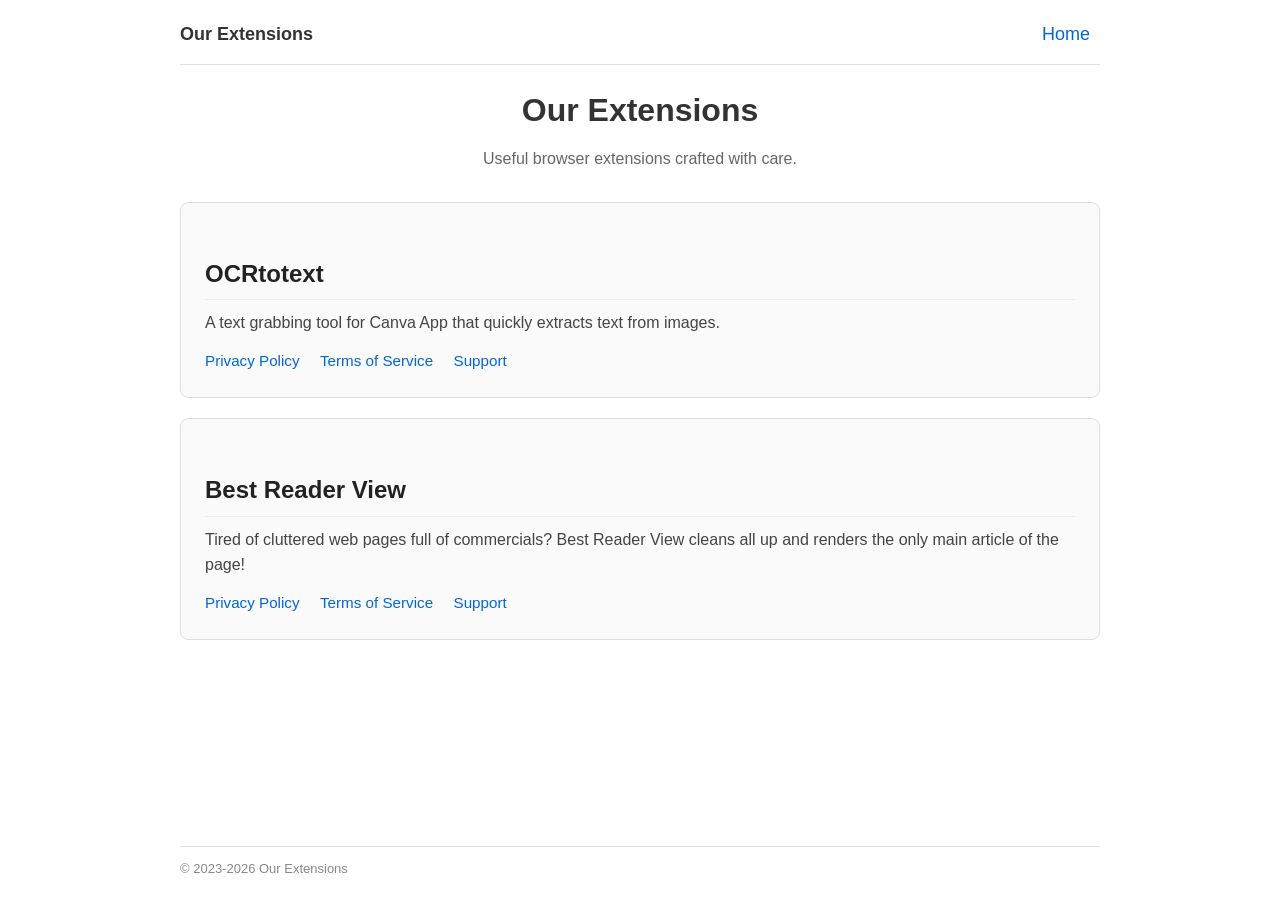
<file: index.html>
<!DOCTYPE html>
<html>
<head>
  <title>Our Extensions</title>
  <link rel="stylesheet" type="text/css" href="index.css">
</head>
<body>
<div class="head">
    <div>Our Extensions</div>
    <div class="right">
        <span><a href="index.html">Home</a></span>
    </div>
</div>
<div class="content">
    <h1>Our Extensions</h1>
    <p style="text-align:center; color:#666; margin-bottom:30px;">
        Useful browser extensions crafted with care.
    </p>

    <div class="plugin-list">

        <div class="plugin-card">
            <h2>OCRtotext</h2>
            <p>A text grabbing tool for Canva App that quickly extracts text from images.</p>
            <div class="plugin-links">
                <a href="ocrtotext/privacy.html">Privacy Policy</a>
                <a href="ocrtotext/terms.html">Terms of Service</a>
                <a href="ocrtotext/support.html">Support</a>
            </div>
        </div>

        <div class="plugin-card">
            <h2>Best Reader View</h2>
            <p>Tired of cluttered web pages full of commercials? Best Reader View cleans all up and renders the only main article of the page!</p>
            <div class="plugin-links">
                <a href="best-reader-view/privacy.html">Privacy Policy</a>
                <a href="best-reader-view/terms.html">Terms of Service</a>
                <a href="best-reader-view/support.html">Support</a>
            </div>
        </div>

    </div>
</div>

<div class="footer">
    © 2023-2026 Our Extensions
</div>

</body>
</html>
</file>
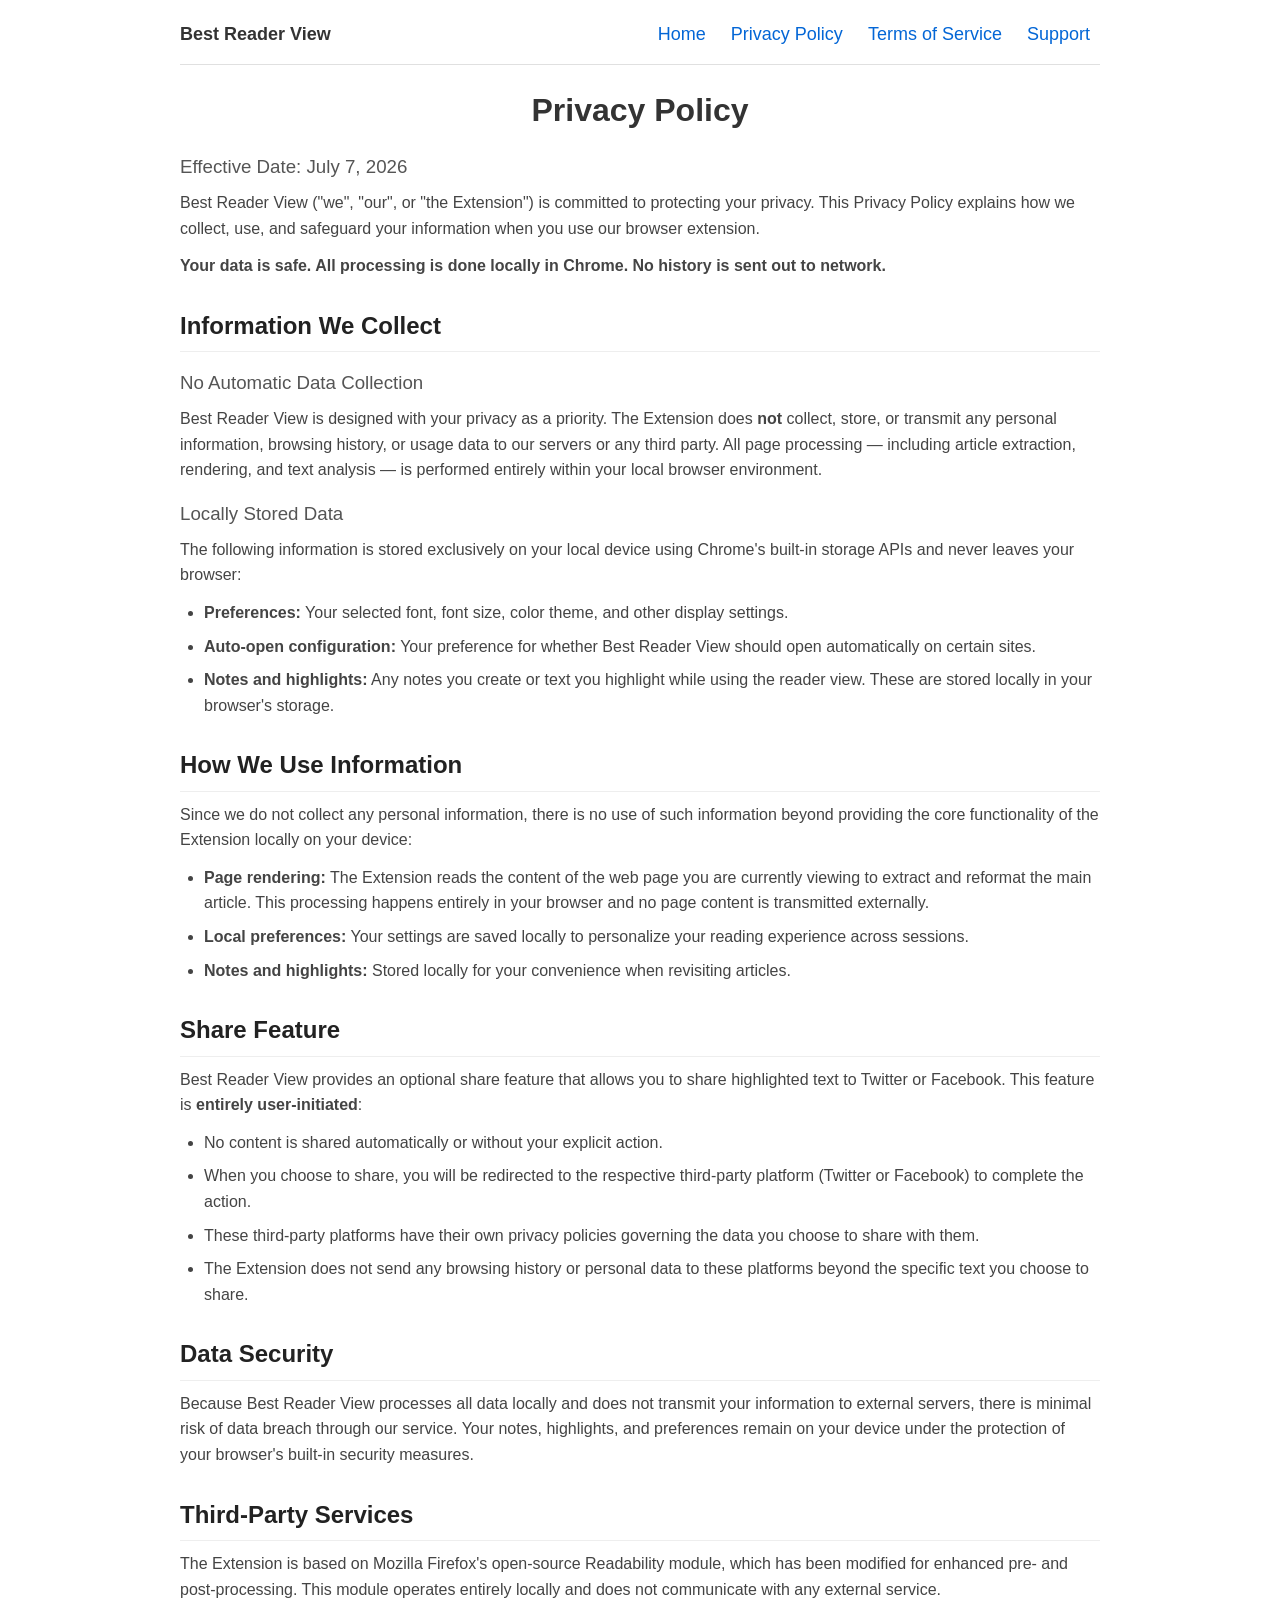
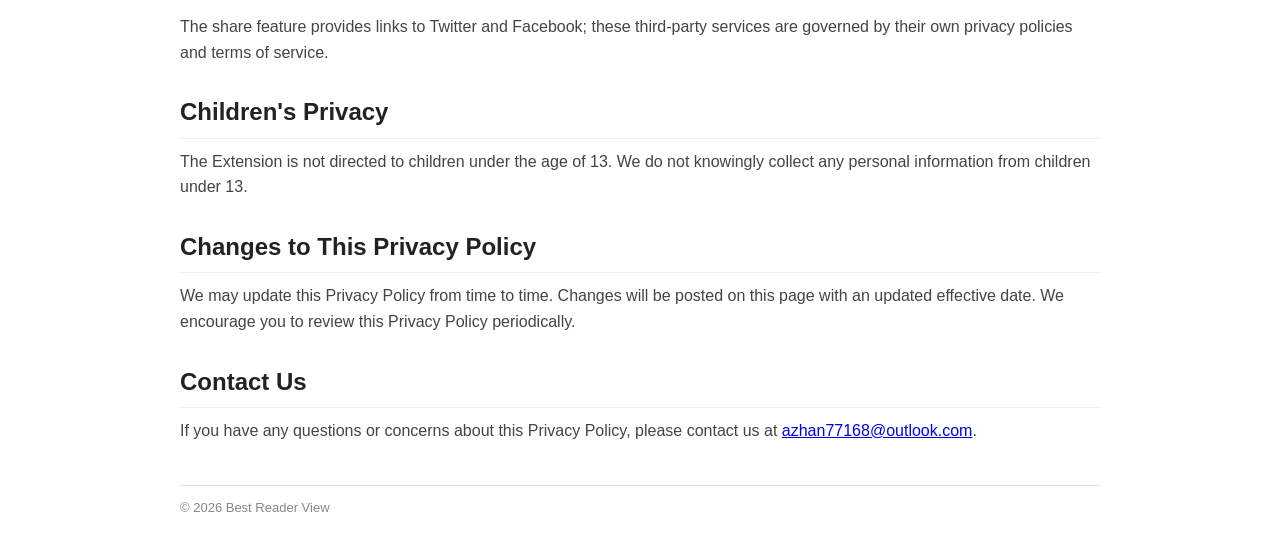
<file: best-reader-view/privacy.html>
<!DOCTYPE html>
<html>
<head>
  <title>Best Reader View - Privacy Policy</title>
  <link rel="stylesheet" type="text/css" href="../index.css">
</head>
<body>
<div class="head">
    <div>Best Reader View</div>
    <div class="right">
        <span><a href="../index.html">Home</a></span>
        <span><a href="privacy.html">Privacy Policy</a></span>
        <span><a href="terms.html">Terms of Service</a></span>
        <span><a href="support.html">Support</a></span>
    </div>
</div>
<div class="content">
    <h1>Privacy Policy</h1>
    <h3>Effective Date: July 7, 2026</h3>

    <p>Best Reader View ("we", "our", or "the Extension") is committed to protecting your privacy. This Privacy Policy explains how we collect, use, and safeguard your information when you use our browser extension.</p>

    <p><strong>Your data is safe. All processing is done locally in Chrome. No history is sent out to network.</strong></p>

    <h2>Information We Collect</h2>

    <h3>No Automatic Data Collection</h3>
    <p>Best Reader View is designed with your privacy as a priority. The Extension does <strong>not</strong> collect, store, or transmit any personal information, browsing history, or usage data to our servers or any third party. All page processing — including article extraction, rendering, and text analysis — is performed entirely within your local browser environment.</p>

    <h3>Locally Stored Data</h3>
    <p>The following information is stored exclusively on your local device using Chrome's built-in storage APIs and never leaves your browser:</p>
    <ul>
        <li><strong>Preferences:</strong> Your selected font, font size, color theme, and other display settings.</li>
        <li><strong>Auto-open configuration:</strong> Your preference for whether Best Reader View should open automatically on certain sites.</li>
        <li><strong>Notes and highlights:</strong> Any notes you create or text you highlight while using the reader view. These are stored locally in your browser's storage.</li>
    </ul>

    <h2>How We Use Information</h2>
    <p>Since we do not collect any personal information, there is no use of such information beyond providing the core functionality of the Extension locally on your device:</p>
    <ul>
        <li><strong>Page rendering:</strong> The Extension reads the content of the web page you are currently viewing to extract and reformat the main article. This processing happens entirely in your browser and no page content is transmitted externally.</li>
        <li><strong>Local preferences:</strong> Your settings are saved locally to personalize your reading experience across sessions.</li>
        <li><strong>Notes and highlights:</strong> Stored locally for your convenience when revisiting articles.</li>
    </ul>

    <h2>Share Feature</h2>
    <p>Best Reader View provides an optional share feature that allows you to share highlighted text to Twitter or Facebook. This feature is <strong>entirely user-initiated</strong>:</p>
    <ul>
        <li>No content is shared automatically or without your explicit action.</li>
        <li>When you choose to share, you will be redirected to the respective third-party platform (Twitter or Facebook) to complete the action.</li>
        <li>These third-party platforms have their own privacy policies governing the data you choose to share with them.</li>
        <li>The Extension does not send any browsing history or personal data to these platforms beyond the specific text you choose to share.</li>
    </ul>

    <h2>Data Security</h2>
    <p>Because Best Reader View processes all data locally and does not transmit your information to external servers, there is minimal risk of data breach through our service. Your notes, highlights, and preferences remain on your device under the protection of your browser's built-in security measures.</p>

    <h2>Third-Party Services</h2>
    <p>The Extension is based on Mozilla Firefox's open-source Readability module, which has been modified for enhanced pre- and post-processing. This module operates entirely locally and does not communicate with any external service.</p>
    <p>The share feature provides links to Twitter and Facebook; these third-party services are governed by their own privacy policies and terms of service.</p>

    <h2>Children's Privacy</h2>
    <p>The Extension is not directed to children under the age of 13. We do not knowingly collect any personal information from children under 13.</p>

    <h2>Changes to This Privacy Policy</h2>
    <p>We may update this Privacy Policy from time to time. Changes will be posted on this page with an updated effective date. We encourage you to review this Privacy Policy periodically.</p>

    <h2>Contact Us</h2>
    <p>If you have any questions or concerns about this Privacy Policy, please contact us at <a href="mailto:azhan77168@outlook.com">azhan77168@outlook.com</a>.</p>
</div>

<div class="footer">
    &copy; 2026 Best Reader View
</div>

</body>
</html>
</file>
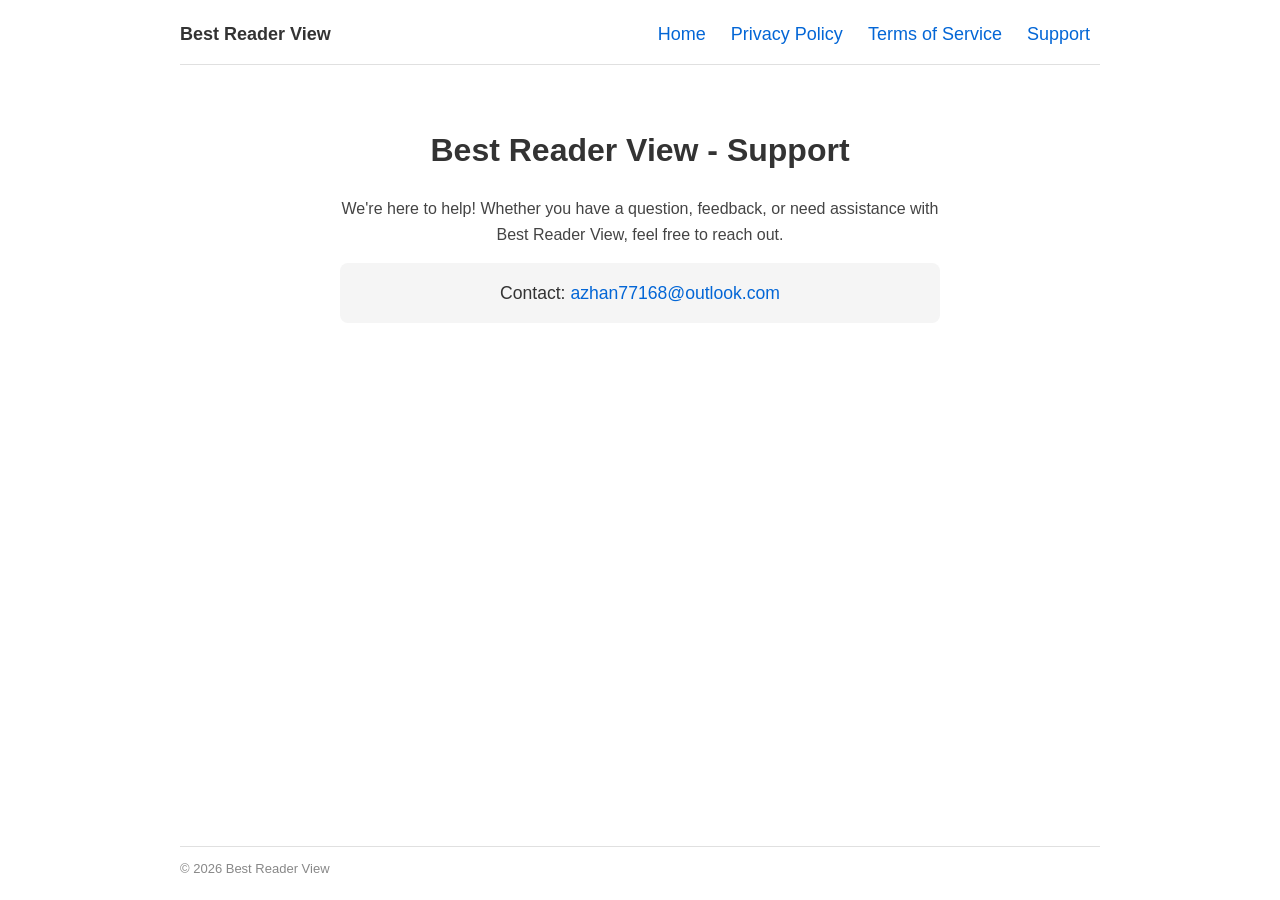
<file: best-reader-view/support.html>
<!DOCTYPE html>
<html>
<head>
  <title>Best Reader View - Support</title>
  <link rel="stylesheet" type="text/css" href="../index.css">
</head>
<body>
<div class="head">
    <div>Best Reader View</div>
    <div class="right">
        <span><a href="../index.html">Home</a></span>
        <span><a href="privacy.html">Privacy Policy</a></span>
        <span><a href="terms.html">Terms of Service</a></span>
        <span><a href="support.html">Support</a></span>
    </div>
</div>
<div class="content">
    <div class="support-box">
        <h1>Best Reader View - Support</h1>
        <p>We're here to help! Whether you have a question, feedback, or need assistance with Best Reader View, feel free to reach out.</p>
        <div class="contact">
            Contact: <a href="mailto:azhan77168@outlook.com">azhan77168@outlook.com</a>
        </div>
    </div>
</div>

<div class="footer">
    &copy; 2026 Best Reader View
</div>

</body>
</html>
</file>
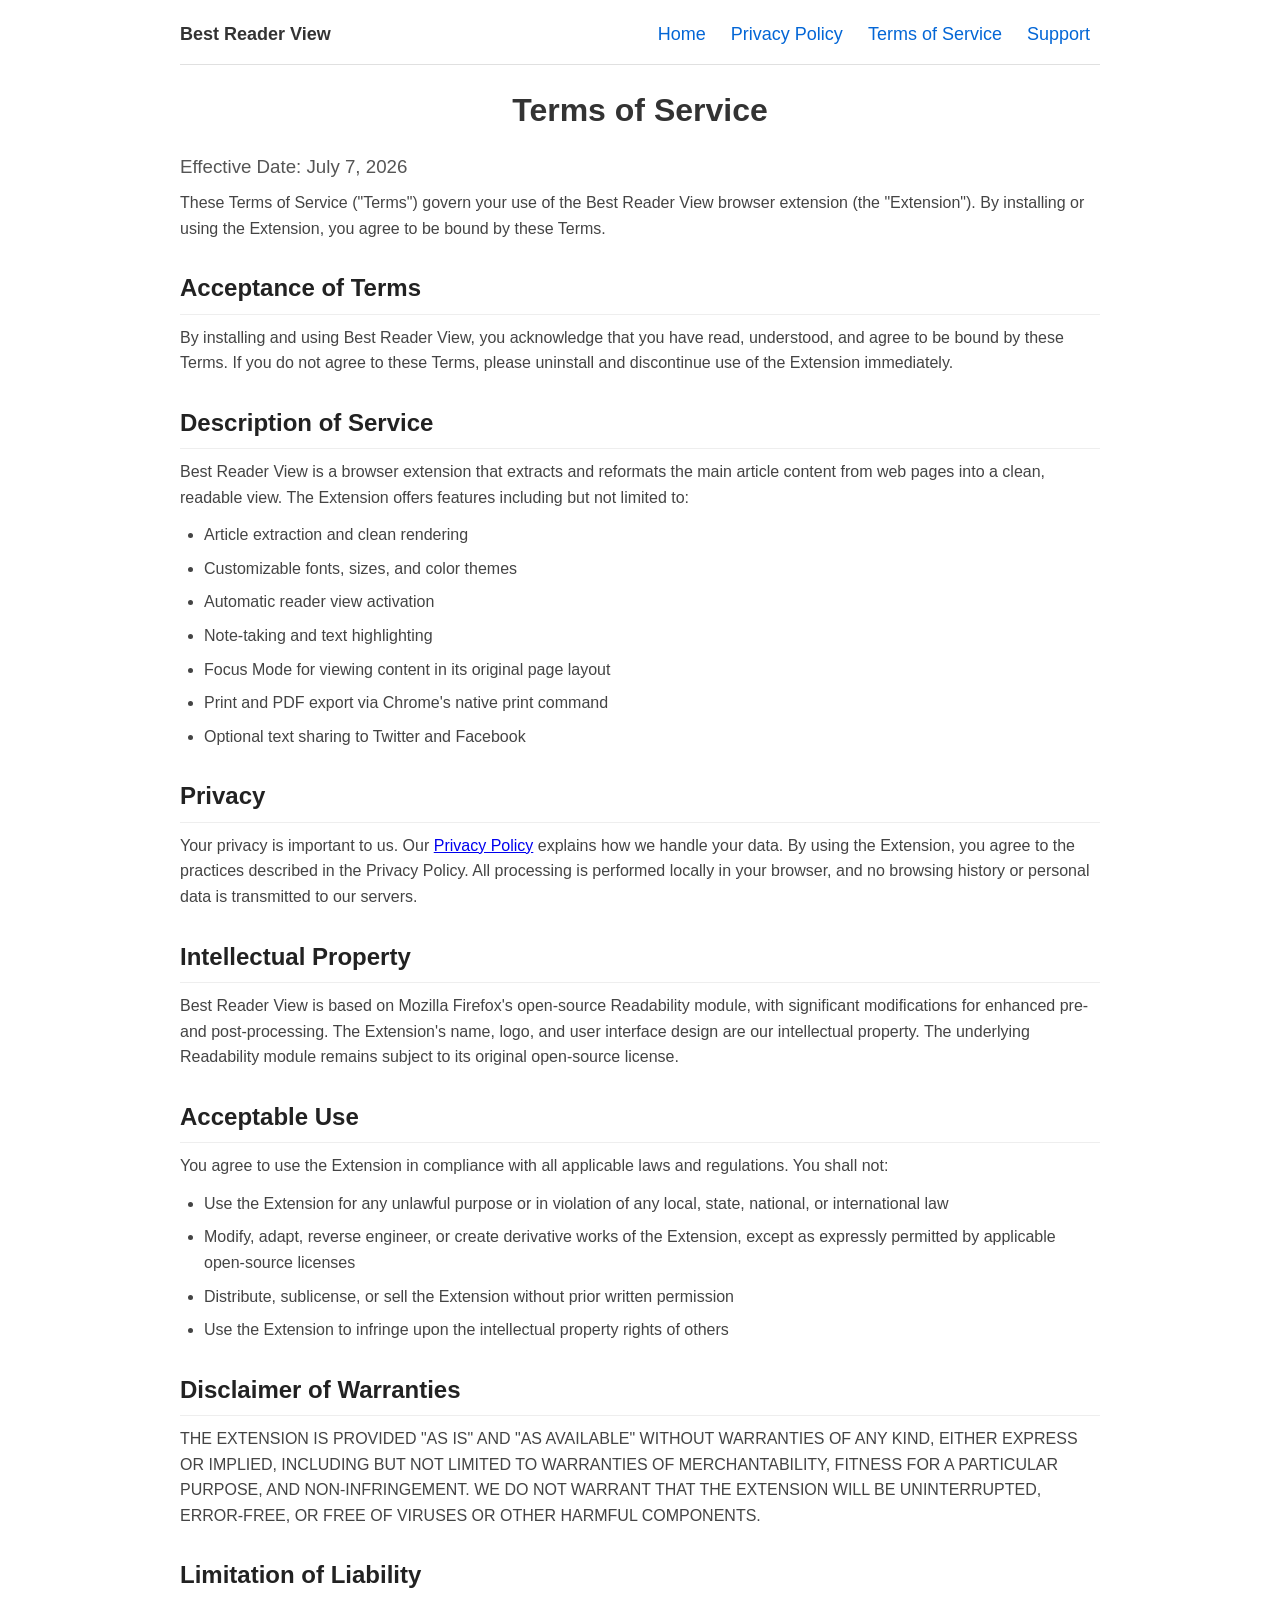
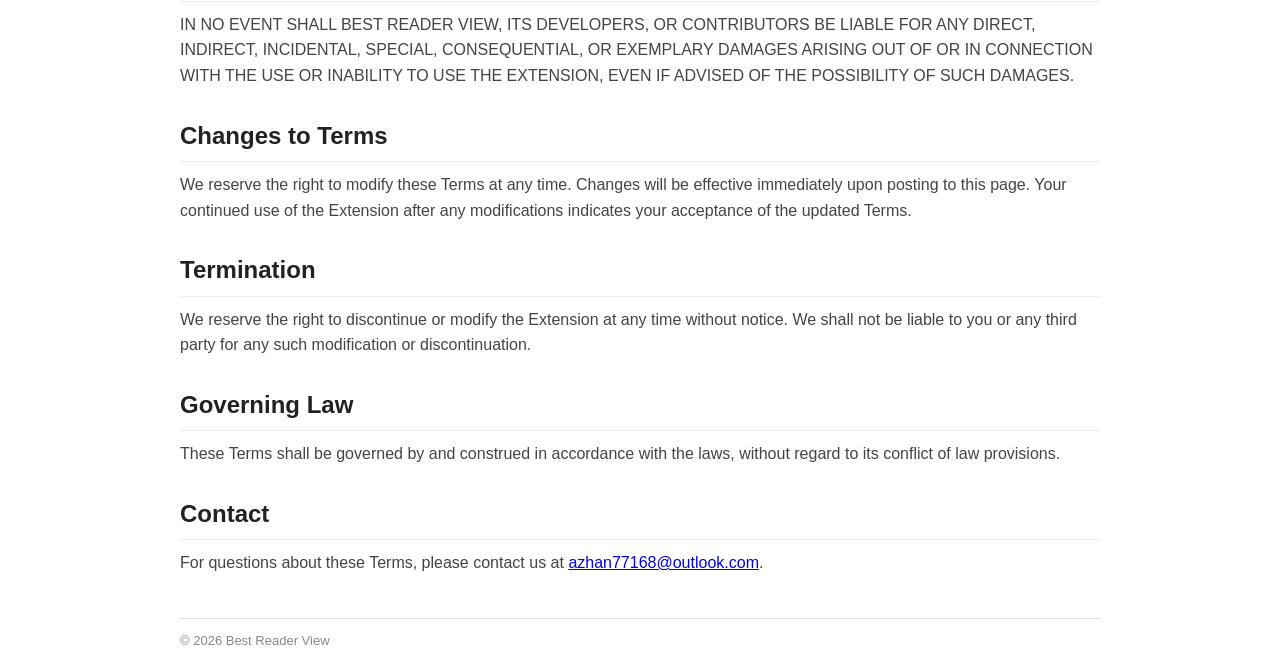
<file: best-reader-view/terms.html>
<!DOCTYPE html>
<html>
<head>
  <title>Best Reader View - Terms of Service</title>
  <link rel="stylesheet" type="text/css" href="../index.css">
</head>
<body>
<div class="head">
    <div>Best Reader View</div>
    <div class="right">
        <span><a href="../index.html">Home</a></span>
        <span><a href="privacy.html">Privacy Policy</a></span>
        <span><a href="terms.html">Terms of Service</a></span>
        <span><a href="support.html">Support</a></span>
    </div>
</div>
<div class="content">
    <h1>Terms of Service</h1>
    <h3>Effective Date: July 7, 2026</h3>

    <p>These Terms of Service ("Terms") govern your use of the Best Reader View browser extension (the "Extension"). By installing or using the Extension, you agree to be bound by these Terms.</p>

    <h2>Acceptance of Terms</h2>
    <p>By installing and using Best Reader View, you acknowledge that you have read, understood, and agree to be bound by these Terms. If you do not agree to these Terms, please uninstall and discontinue use of the Extension immediately.</p>

    <h2>Description of Service</h2>
    <p>Best Reader View is a browser extension that extracts and reformats the main article content from web pages into a clean, readable view. The Extension offers features including but not limited to:</p>
    <ul>
        <li>Article extraction and clean rendering</li>
        <li>Customizable fonts, sizes, and color themes</li>
        <li>Automatic reader view activation</li>
        <li>Note-taking and text highlighting</li>
        <li>Focus Mode for viewing content in its original page layout</li>
        <li>Print and PDF export via Chrome's native print command</li>
        <li>Optional text sharing to Twitter and Facebook</li>
    </ul>

    <h2>Privacy</h2>
    <p>Your privacy is important to us. Our <a href="privacy.html">Privacy Policy</a> explains how we handle your data. By using the Extension, you agree to the practices described in the Privacy Policy. All processing is performed locally in your browser, and no browsing history or personal data is transmitted to our servers.</p>

    <h2>Intellectual Property</h2>
    <p>Best Reader View is based on Mozilla Firefox's open-source Readability module, with significant modifications for enhanced pre- and post-processing. The Extension's name, logo, and user interface design are our intellectual property. The underlying Readability module remains subject to its original open-source license.</p>

    <h2>Acceptable Use</h2>
    <p>You agree to use the Extension in compliance with all applicable laws and regulations. You shall not:</p>
    <ul>
        <li>Use the Extension for any unlawful purpose or in violation of any local, state, national, or international law</li>
        <li>Modify, adapt, reverse engineer, or create derivative works of the Extension, except as expressly permitted by applicable open-source licenses</li>
        <li>Distribute, sublicense, or sell the Extension without prior written permission</li>
        <li>Use the Extension to infringe upon the intellectual property rights of others</li>
    </ul>

    <h2>Disclaimer of Warranties</h2>
    <p>THE EXTENSION IS PROVIDED "AS IS" AND "AS AVAILABLE" WITHOUT WARRANTIES OF ANY KIND, EITHER EXPRESS OR IMPLIED, INCLUDING BUT NOT LIMITED TO WARRANTIES OF MERCHANTABILITY, FITNESS FOR A PARTICULAR PURPOSE, AND NON-INFRINGEMENT. WE DO NOT WARRANT THAT THE EXTENSION WILL BE UNINTERRUPTED, ERROR-FREE, OR FREE OF VIRUSES OR OTHER HARMFUL COMPONENTS.</p>

    <h2>Limitation of Liability</h2>
    <p>IN NO EVENT SHALL BEST READER VIEW, ITS DEVELOPERS, OR CONTRIBUTORS BE LIABLE FOR ANY DIRECT, INDIRECT, INCIDENTAL, SPECIAL, CONSEQUENTIAL, OR EXEMPLARY DAMAGES ARISING OUT OF OR IN CONNECTION WITH THE USE OR INABILITY TO USE THE EXTENSION, EVEN IF ADVISED OF THE POSSIBILITY OF SUCH DAMAGES.</p>

    <h2>Changes to Terms</h2>
    <p>We reserve the right to modify these Terms at any time. Changes will be effective immediately upon posting to this page. Your continued use of the Extension after any modifications indicates your acceptance of the updated Terms.</p>

    <h2>Termination</h2>
    <p>We reserve the right to discontinue or modify the Extension at any time without notice. We shall not be liable to you or any third party for any such modification or discontinuation.</p>

    <h2>Governing Law</h2>
    <p>These Terms shall be governed by and construed in accordance with the laws, without regard to its conflict of law provisions.</p>

    <h2>Contact</h2>
    <p>For questions about these Terms, please contact us at <a href="mailto:azhan77168@outlook.com">azhan77168@outlook.com</a>.</p>
</div>

<div class="footer">
    &copy; 2026 Best Reader View
</div>

</body>
</html>
</file>
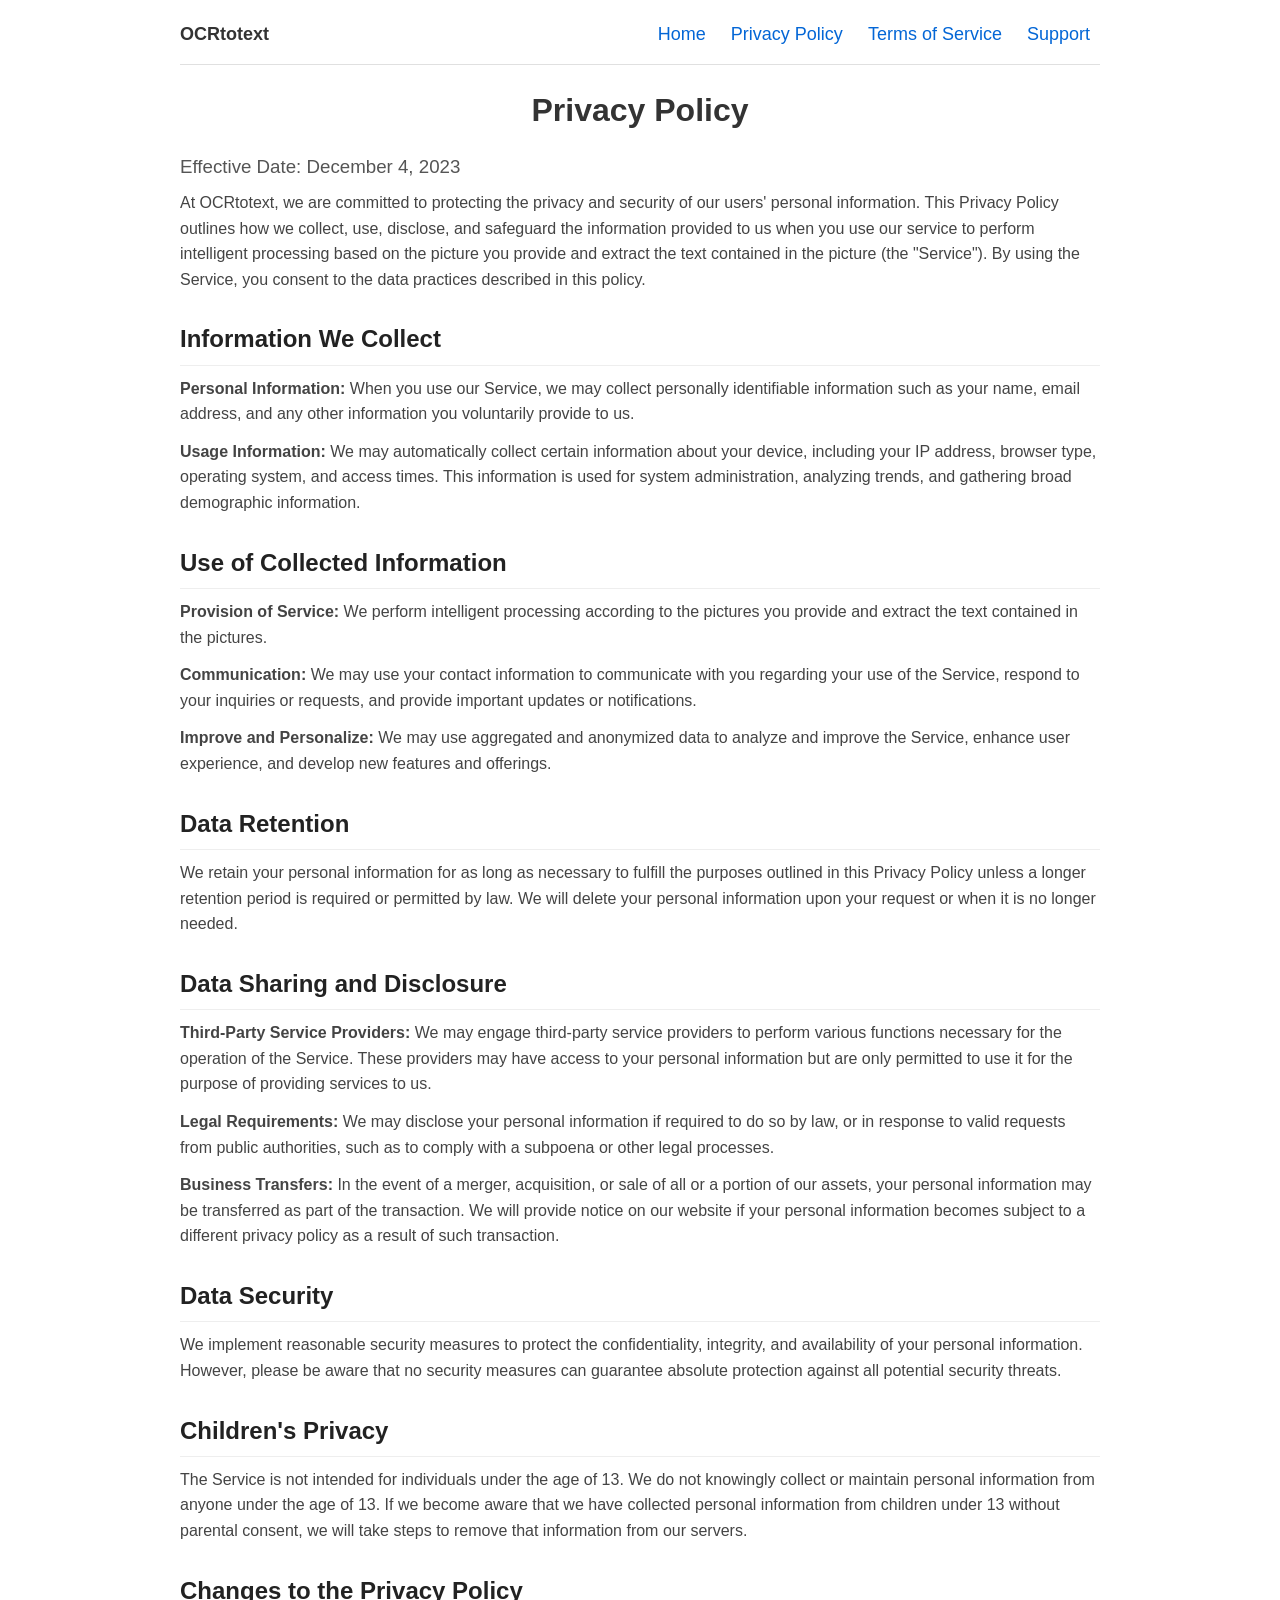
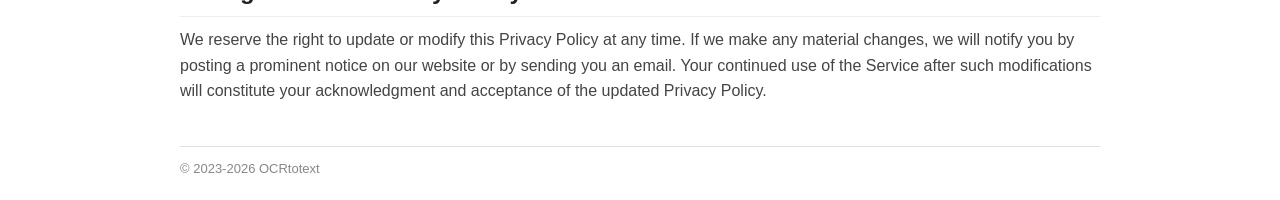
<file: ocrtotext/privacy.html>
<!DOCTYPE html>
<html>
<head>
  <title>OCRtotext - Privacy Policy</title>
  <link rel="stylesheet" type="text/css" href="../index.css">
</head>
<body>
<div class="head">
    <div>OCRtotext</div>
    <div class="right">
        <span><a href="../index.html">Home</a></span>
        <span><a href="privacy.html">Privacy Policy</a></span>
        <span><a href="terms.html">Terms of Service</a></span>
        <span><a href="support.html">Support</a></span>
    </div>
</div>
<div class="content">
    <h1>Privacy Policy</h1>
    <h3>Effective Date: December 4, 2023</h3>

    <p>At OCRtotext, we are committed to protecting the privacy and security of our users' personal information. This Privacy Policy outlines how we collect, use, disclose, and safeguard the information provided to us when you use our service to perform intelligent processing based on the picture you provide and extract the text contained in the picture (the "Service"). By using the Service, you consent to the data practices described in this policy.</p>

    <h2>Information We Collect</h2>
    <p><strong>Personal Information:</strong> When you use our Service, we may collect personally identifiable information such as your name, email address, and any other information you voluntarily provide to us.</p>
    <p><strong>Usage Information:</strong> We may automatically collect certain information about your device, including your IP address, browser type, operating system, and access times. This information is used for system administration, analyzing trends, and gathering broad demographic information.</p>

    <h2>Use of Collected Information</h2>
    <p><strong>Provision of Service:</strong> We perform intelligent processing according to the pictures you provide and extract the text contained in the pictures.</p>
    <p><strong>Communication:</strong> We may use your contact information to communicate with you regarding your use of the Service, respond to your inquiries or requests, and provide important updates or notifications.</p>
    <p><strong>Improve and Personalize:</strong> We may use aggregated and anonymized data to analyze and improve the Service, enhance user experience, and develop new features and offerings.</p>

    <h2>Data Retention</h2>
    <p>We retain your personal information for as long as necessary to fulfill the purposes outlined in this Privacy Policy unless a longer retention period is required or permitted by law. We will delete your personal information upon your request or when it is no longer needed.</p>

    <h2>Data Sharing and Disclosure</h2>
    <p><strong>Third-Party Service Providers:</strong> We may engage third-party service providers to perform various functions necessary for the operation of the Service. These providers may have access to your personal information but are only permitted to use it for the purpose of providing services to us.</p>
    <p><strong>Legal Requirements:</strong> We may disclose your personal information if required to do so by law, or in response to valid requests from public authorities, such as to comply with a subpoena or other legal processes.</p>
    <p><strong>Business Transfers:</strong> In the event of a merger, acquisition, or sale of all or a portion of our assets, your personal information may be transferred as part of the transaction. We will provide notice on our website if your personal information becomes subject to a different privacy policy as a result of such transaction.</p>

    <h2>Data Security</h2>
    <p>We implement reasonable security measures to protect the confidentiality, integrity, and availability of your personal information. However, please be aware that no security measures can guarantee absolute protection against all potential security threats.</p>

    <h2>Children's Privacy</h2>
    <p>The Service is not intended for individuals under the age of 13. We do not knowingly collect or maintain personal information from anyone under the age of 13. If we become aware that we have collected personal information from children under 13 without parental consent, we will take steps to remove that information from our servers.</p>

    <h2>Changes to the Privacy Policy</h2>
    <p>We reserve the right to update or modify this Privacy Policy at any time. If we make any material changes, we will notify you by posting a prominent notice on our website or by sending you an email. Your continued use of the Service after such modifications will constitute your acknowledgment and acceptance of the updated Privacy Policy.</p>
</div>

<div class="footer">
    &copy; 2023-2026 OCRtotext
</div>

</body>
</html>
</file>
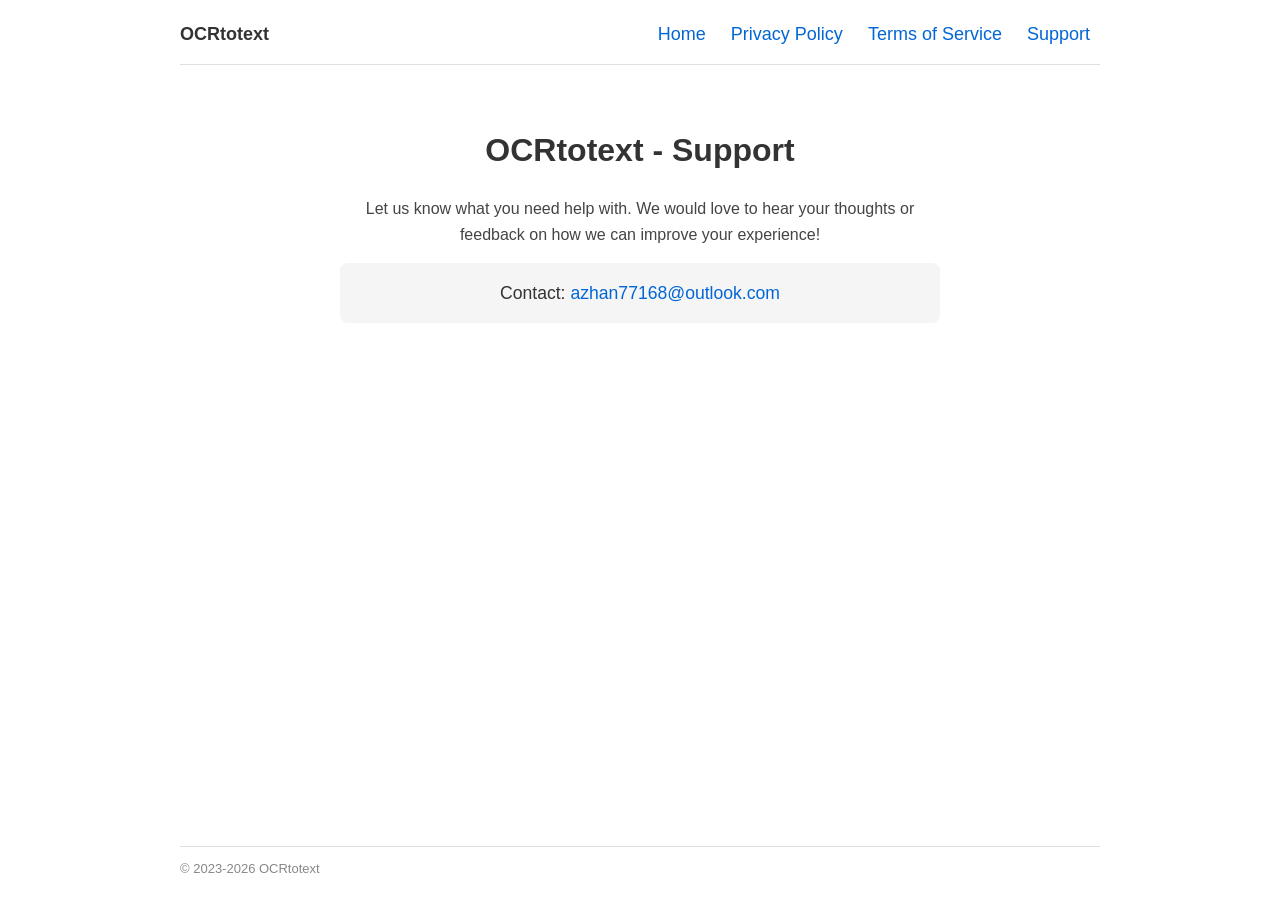
<file: ocrtotext/support.html>
<!DOCTYPE html>
<html>
<head>
  <title>OCRtotext - Support</title>
  <link rel="stylesheet" type="text/css" href="../index.css">
</head>
<body>
<div class="head">
    <div>OCRtotext</div>
    <div class="right">
        <span><a href="../index.html">Home</a></span>
        <span><a href="privacy.html">Privacy Policy</a></span>
        <span><a href="terms.html">Terms of Service</a></span>
        <span><a href="support.html">Support</a></span>
    </div>
</div>
<div class="content">
    <div class="support-box">
        <h1>OCRtotext - Support</h1>
        <p>Let us know what you need help with. We would love to hear your thoughts or feedback on how we can improve your experience!</p>
        <div class="contact">
            Contact: <a href="mailto:azhan77168@outlook.com">azhan77168@outlook.com</a>
        </div>
    </div>
</div>

<div class="footer">
    &copy; 2023-2026 OCRtotext
</div>

</body>
</html>
</file>
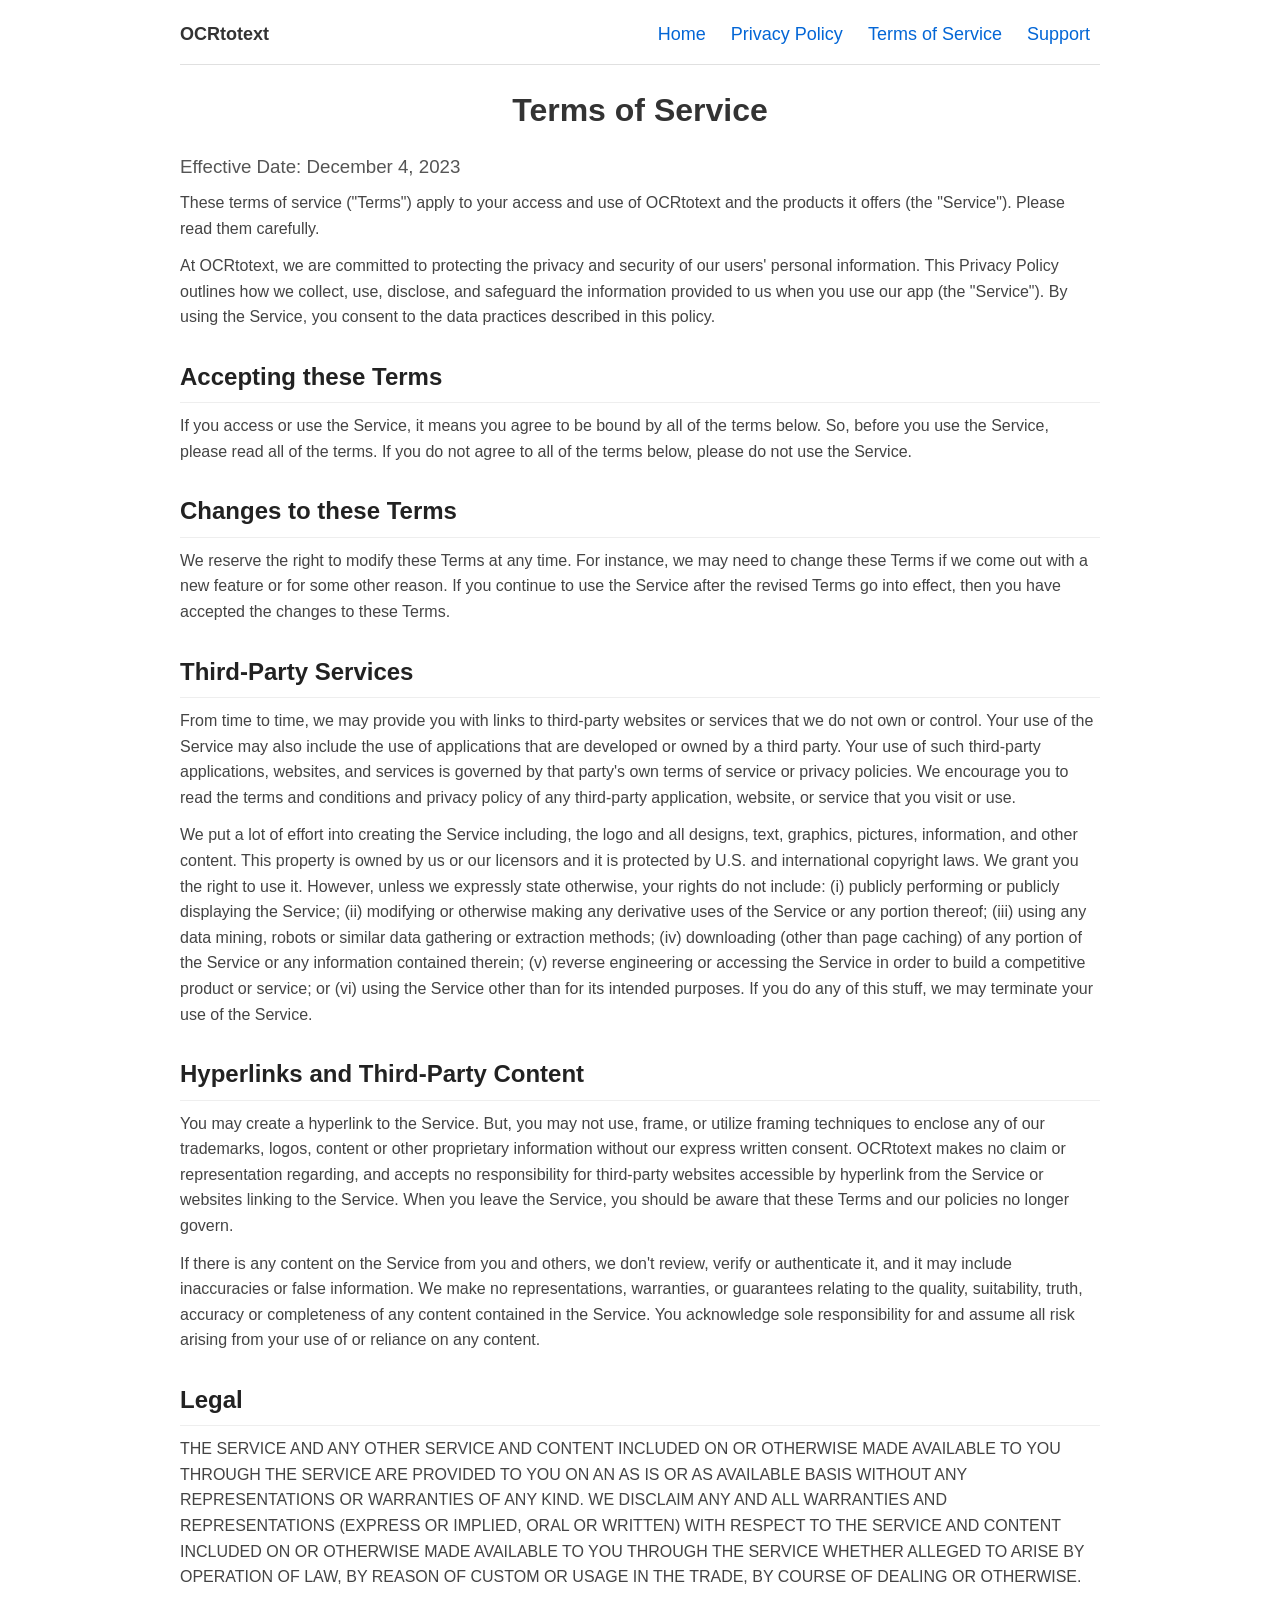
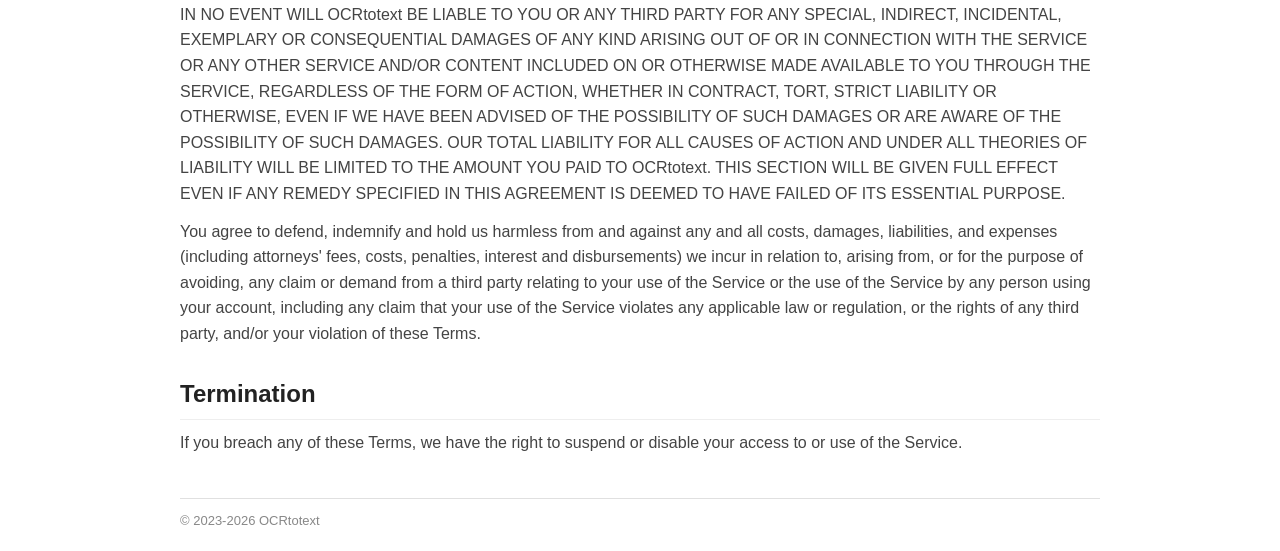
<file: ocrtotext/terms.html>
<!DOCTYPE html>
<html>
<head>
  <title>OCRtotext - Terms of Service</title>
  <link rel="stylesheet" type="text/css" href="../index.css">
</head>
<body>
<div class="head">
    <div>OCRtotext</div>
    <div class="right">
        <span><a href="../index.html">Home</a></span>
        <span><a href="privacy.html">Privacy Policy</a></span>
        <span><a href="terms.html">Terms of Service</a></span>
        <span><a href="support.html">Support</a></span>
    </div>
</div>
<div class="content">
    <h1>Terms of Service</h1>
    <h3>Effective Date: December 4, 2023</h3>

    <p>These terms of service ("Terms") apply to your access and use of OCRtotext and the products it offers (the "Service"). Please read them carefully.</p>

    <p>At OCRtotext, we are committed to protecting the privacy and security of our users' personal information. This Privacy Policy outlines how we collect, use, disclose, and safeguard the information provided to us when you use our app (the "Service"). By using the Service, you consent to the data practices described in this policy.</p>

    <h2>Accepting these Terms</h2>
    <p>If you access or use the Service, it means you agree to be bound by all of the terms below. So, before you use the Service, please read all of the terms. If you do not agree to all of the terms below, please do not use the Service.</p>

    <h2>Changes to these Terms</h2>
    <p>We reserve the right to modify these Terms at any time. For instance, we may need to change these Terms if we come out with a new feature or for some other reason. If you continue to use the Service after the revised Terms go into effect, then you have accepted the changes to these Terms.</p>

    <h2>Third-Party Services</h2>
    <p>From time to time, we may provide you with links to third-party websites or services that we do not own or control. Your use of the Service may also include the use of applications that are developed or owned by a third party. Your use of such third-party applications, websites, and services is governed by that party's own terms of service or privacy policies. We encourage you to read the terms and conditions and privacy policy of any third-party application, website, or service that you visit or use.</p>

    <p>We put a lot of effort into creating the Service including, the logo and all designs, text, graphics, pictures, information, and other content. This property is owned by us or our licensors and it is protected by U.S. and international copyright laws. We grant you the right to use it. However, unless we expressly state otherwise, your rights do not include: (i) publicly performing or publicly displaying the Service; (ii) modifying or otherwise making any derivative uses of the Service or any portion thereof; (iii) using any data mining, robots or similar data gathering or extraction methods; (iv) downloading (other than page caching) of any portion of the Service or any information contained therein; (v) reverse engineering or accessing the Service in order to build a competitive product or service; or (vi) using the Service other than for its intended purposes. If you do any of this stuff, we may terminate your use of the Service.</p>

    <h2>Hyperlinks and Third-Party Content</h2>
    <p>You may create a hyperlink to the Service. But, you may not use, frame, or utilize framing techniques to enclose any of our trademarks, logos, content or other proprietary information without our express written consent. OCRtotext makes no claim or representation regarding, and accepts no responsibility for third-party websites accessible by hyperlink from the Service or websites linking to the Service. When you leave the Service, you should be aware that these Terms and our policies no longer govern.</p>

    <p>If there is any content on the Service from you and others, we don't review, verify or authenticate it, and it may include inaccuracies or false information. We make no representations, warranties, or guarantees relating to the quality, suitability, truth, accuracy or completeness of any content contained in the Service. You acknowledge sole responsibility for and assume all risk arising from your use of or reliance on any content.</p>

    <h2>Legal</h2>
    <p>THE SERVICE AND ANY OTHER SERVICE AND CONTENT INCLUDED ON OR OTHERWISE MADE AVAILABLE TO YOU THROUGH THE SERVICE ARE PROVIDED TO YOU ON AN AS IS OR AS AVAILABLE BASIS WITHOUT ANY REPRESENTATIONS OR WARRANTIES OF ANY KIND. WE DISCLAIM ANY AND ALL WARRANTIES AND REPRESENTATIONS (EXPRESS OR IMPLIED, ORAL OR WRITTEN) WITH RESPECT TO THE SERVICE AND CONTENT INCLUDED ON OR OTHERWISE MADE AVAILABLE TO YOU THROUGH THE SERVICE WHETHER ALLEGED TO ARISE BY OPERATION OF LAW, BY REASON OF CUSTOM OR USAGE IN THE TRADE, BY COURSE OF DEALING OR OTHERWISE.</p>

    <p>IN NO EVENT WILL OCRtotext BE LIABLE TO YOU OR ANY THIRD PARTY FOR ANY SPECIAL, INDIRECT, INCIDENTAL, EXEMPLARY OR CONSEQUENTIAL DAMAGES OF ANY KIND ARISING OUT OF OR IN CONNECTION WITH THE SERVICE OR ANY OTHER SERVICE AND/OR CONTENT INCLUDED ON OR OTHERWISE MADE AVAILABLE TO YOU THROUGH THE SERVICE, REGARDLESS OF THE FORM OF ACTION, WHETHER IN CONTRACT, TORT, STRICT LIABILITY OR OTHERWISE, EVEN IF WE HAVE BEEN ADVISED OF THE POSSIBILITY OF SUCH DAMAGES OR ARE AWARE OF THE POSSIBILITY OF SUCH DAMAGES. OUR TOTAL LIABILITY FOR ALL CAUSES OF ACTION AND UNDER ALL THEORIES OF LIABILITY WILL BE LIMITED TO THE AMOUNT YOU PAID TO OCRtotext. THIS SECTION WILL BE GIVEN FULL EFFECT EVEN IF ANY REMEDY SPECIFIED IN THIS AGREEMENT IS DEEMED TO HAVE FAILED OF ITS ESSENTIAL PURPOSE.</p>

    <p>You agree to defend, indemnify and hold us harmless from and against any and all costs, damages, liabilities, and expenses (including attorneys' fees, costs, penalties, interest and disbursements) we incur in relation to, arising from, or for the purpose of avoiding, any claim or demand from a third party relating to your use of the Service or the use of the Service by any person using your account, including any claim that your use of the Service violates any applicable law or regulation, or the rights of any third party, and/or your violation of these Terms.</p>

    <h2>Termination</h2>
    <p>If you breach any of these Terms, we have the right to suspend or disable your access to or use of the Service.</p>
</div>

<div class="footer">
    &copy; 2023-2026 OCRtotext
</div>

</body>
</html>
</file>
<file: index.css>
* {
    margin: 0;
    padding: 0;
    box-sizing: border-box;
}

body {
    font-family: -apple-system, BlinkMacSystemFont, "Segoe UI", Roboto, "Helvetica Neue", Arial, sans-serif;
    line-height: 1.6;
    color: #333;
    max-width: 960px;
    margin: 0 auto;
    padding: 20px;
    min-height: 100vh;
    display: flex;
    flex-direction: column;
}

.head {
    display: flex;
    justify-content: space-between;
    align-items: center;
    font-size: large;
    padding-bottom: 15px;
    border-bottom: 1px solid #e0e0e0;
    margin-bottom: 20px;
    font-weight: 600;
}

.right span {
    padding: 5px 10px;
}

.right a {
    color: #0366d6;
    text-decoration: none;
    font-weight: 400;
}

.right a:hover {
    text-decoration: underline;
}

.content {
    flex: 1;
}

h1 {
    text-align: center;
    margin-bottom: 10px;
}

h2 {
    margin-bottom: 10px;
    color: #222;
}

/* ---- Plugin list (landing page) ---- */
.plugin-list {
    display: flex;
    flex-direction: column;
    gap: 20px;
    margin-top: 20px;
}

.plugin-card {
    border: 1px solid #e0e0e0;
    border-radius: 8px;
    padding: 24px;
    background: #fafafa;
    transition: box-shadow 0.2s;
}

.plugin-card:hover {
    box-shadow: 0 2px 12px rgba(0,0,0,0.08);
}

.plugin-card p {
    margin-bottom: 14px;
    color: #555;
}

.plugin-links a {
    display: inline-block;
    margin-right: 16px;
    color: #0366d6;
    text-decoration: none;
    font-size: 0.95em;
}

.plugin-links a:hover {
    text-decoration: underline;
}

/* ---- General page content (privacy/terms/support) ---- */
.content h2 {
    margin-top: 28px;
    border-bottom: 1px solid #eee;
    padding-bottom: 6px;
}

.content h3 {
    margin: 16px 0 8px;
    color: #555;
    font-weight: 400;
}

.content p, .content li {
    margin-bottom: 12px;
    color: #444;
}

.content ul {
    margin: 10px 0 20px 24px;
}

.content ul li {
    margin-bottom: 8px;
}

img {
    max-width: 100%;
    height: auto;
    display: block;
    margin: 20px auto;
}

.footer {
    text-align: left;
    font-size: small;
    color: #888;
    border-top: 1px solid #e0e0e0;
    margin-top: 30px;
    padding-top: 12px;
}

/* ---- Support page ---- */
.support-box {
    max-width: 600px;
    margin: 40px auto;
    text-align: center;
}

.support-box h1 {
    margin-bottom: 20px;
}

.support-box .contact {
    font-size: 1.1em;
    margin-top: 16px;
    padding: 16px;
    background: #f5f5f5;
    border-radius: 8px;
}

.support-box .contact a {
    color: #0366d6;
    text-decoration: none;
}
</file>
